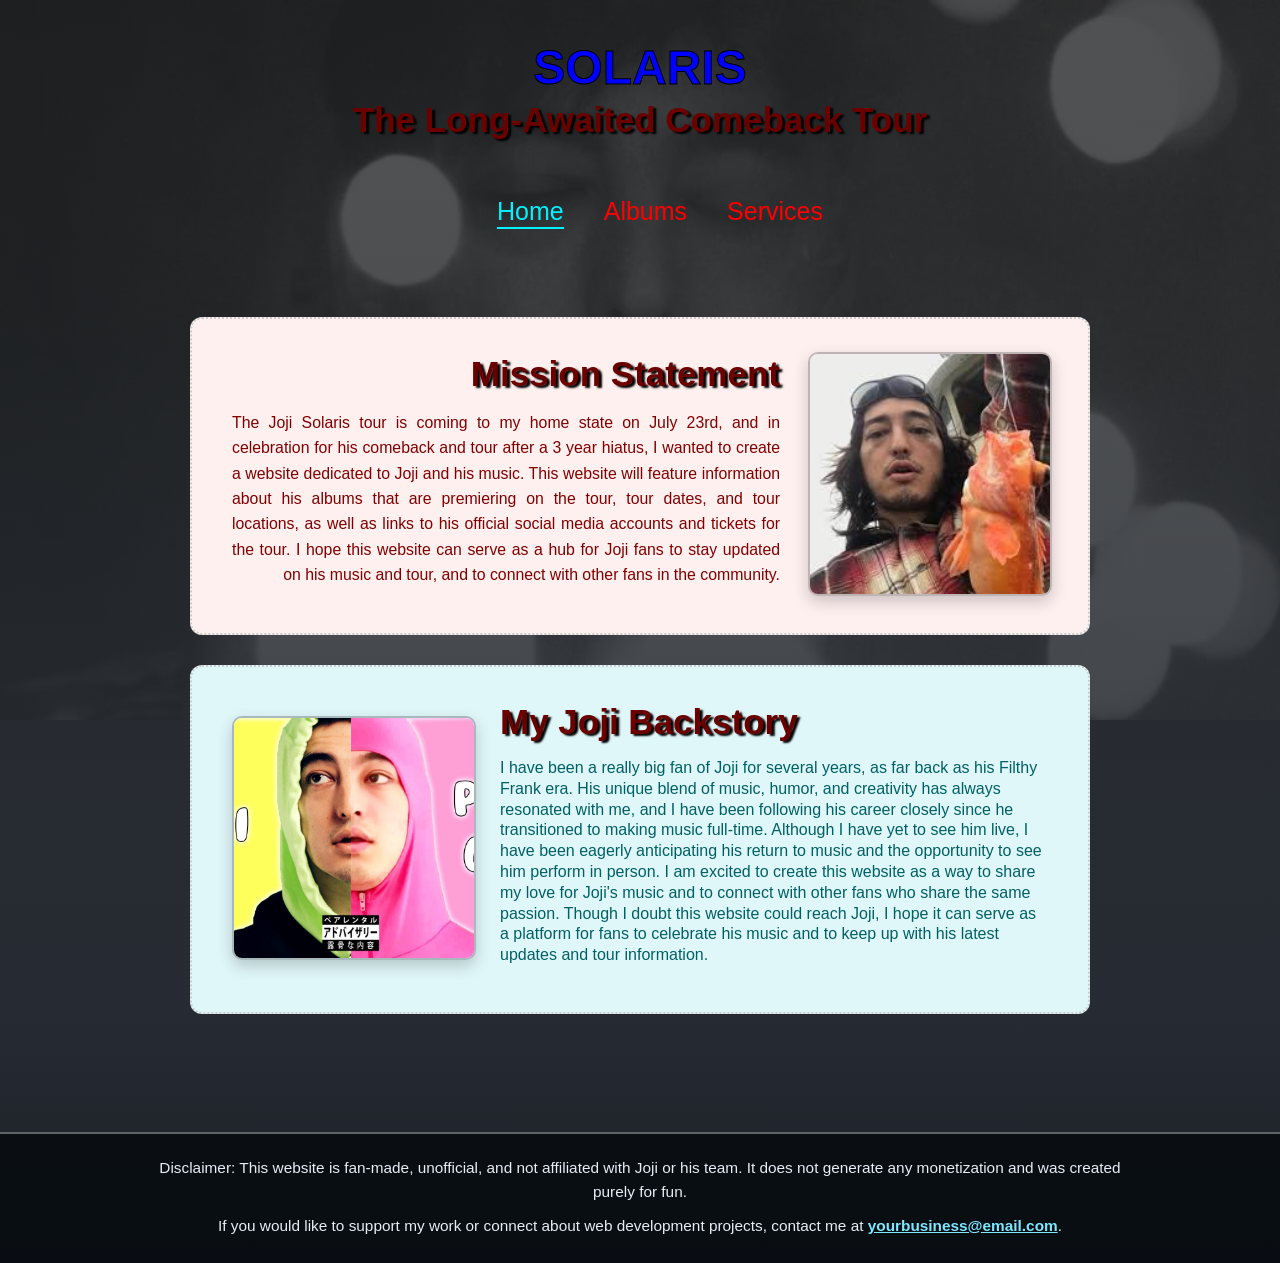
<file: index.html>
<!DOCTYPE html>
<html lang="en">
<head>
    <meta charset="UTF-8">
    <meta name="viewport" content="width=device-width, initial-scale=1.0">
    <title>SOLARIS Home</title>
    <link rel="stylesheet" href="./SOLARIS_Site/css/styles.css">
</head>
<body>
   <div class="header">
    <h1>SOLARIS</h1>
  <h2>The Long-Awaited Comeback Tour</h2>
   </div>

   <div class="NAV">
    <ul class="NAV-list">
     <li><a href="index.html" class="active">Home</a></li>
     <li><a href="albums.html">Albums</a></li>
     <li><a href="services.html">Services</a></li>
    </ul>
   </div>

   <div class="main-container">
  <div class="info-box mission">
    <div class="info-layout">
      <div class="info-copy">
        <h2>Mission Statement</h2>
        <p>The Joji Solaris tour is coming to my home state on July 23rd, and in celebration for his comeback
          and tour after a 3 year hiatus, I wanted to create a website dedicated to Joji and his music. This
          website will feature information about his albums that are premiering on the tour, tour dates, and
          tour locations, as well as links to his official social media accounts and tickets for the tour.
          I hope this website can serve as a hub for Joji fans to stay updated on his music and tour,
          and to connect with other fans in the community.
        </p>
      </div>
      <div class="info-media">
        <img src="./SOLARIS_Site/img/Joji_fish.jpg" alt="Joji with fish visual" class="info-image">
      </div>
    </div>
  </div>
  <div class="info-box backstory">
    <div class="info-layout">
      <div class="info-copy">
        <h2>My Joji Backstory</h2>
        <p>I have been a really big fan of Joji for several years, as far back as his Filthy Frank era.
          His unique blend of music, humor, and creativity has always resonated with me, and I have been following
          his career closely since he transitioned to making music full-time. Although I have yet to see him live,
          I have been eagerly anticipating his return to music and the opportunity to see him perform in person.
          I am excited to create this website as a way to share my love for Joji's music and to connect with other
          fans who share the same passion. Though I doubt this website could reach Joji, I hope it can serve as a 
          platform for fans to celebrate his music and to keep up with his latest updates and tour information.
        </p>
      </div>
      <div class="info-media">
        <img src="./SOLARIS_Site/img/Pink_Joji.jpg" alt="Pink Joji portrait" class="info-image">
      </div>
    </div>
  </div>
</div>

<footer class="site-footer" aria-label="Site Disclaimer">
  <div class="footer-content">
    <p class="footer-disclaimer">
      Disclaimer: This website is fan-made, unofficial, and not affiliated with Joji or his team.
      It does not generate any monetization and was created purely for fun.
    </p>
    <p class="footer-contact">
      If you would like to support my work or connect about web development projects, contact me at
      <a href="mailto:yourbusiness@email.com">yourbusiness@email.com</a>.
    </p>
  </div>
</footer>
</body>
</html>
</file>
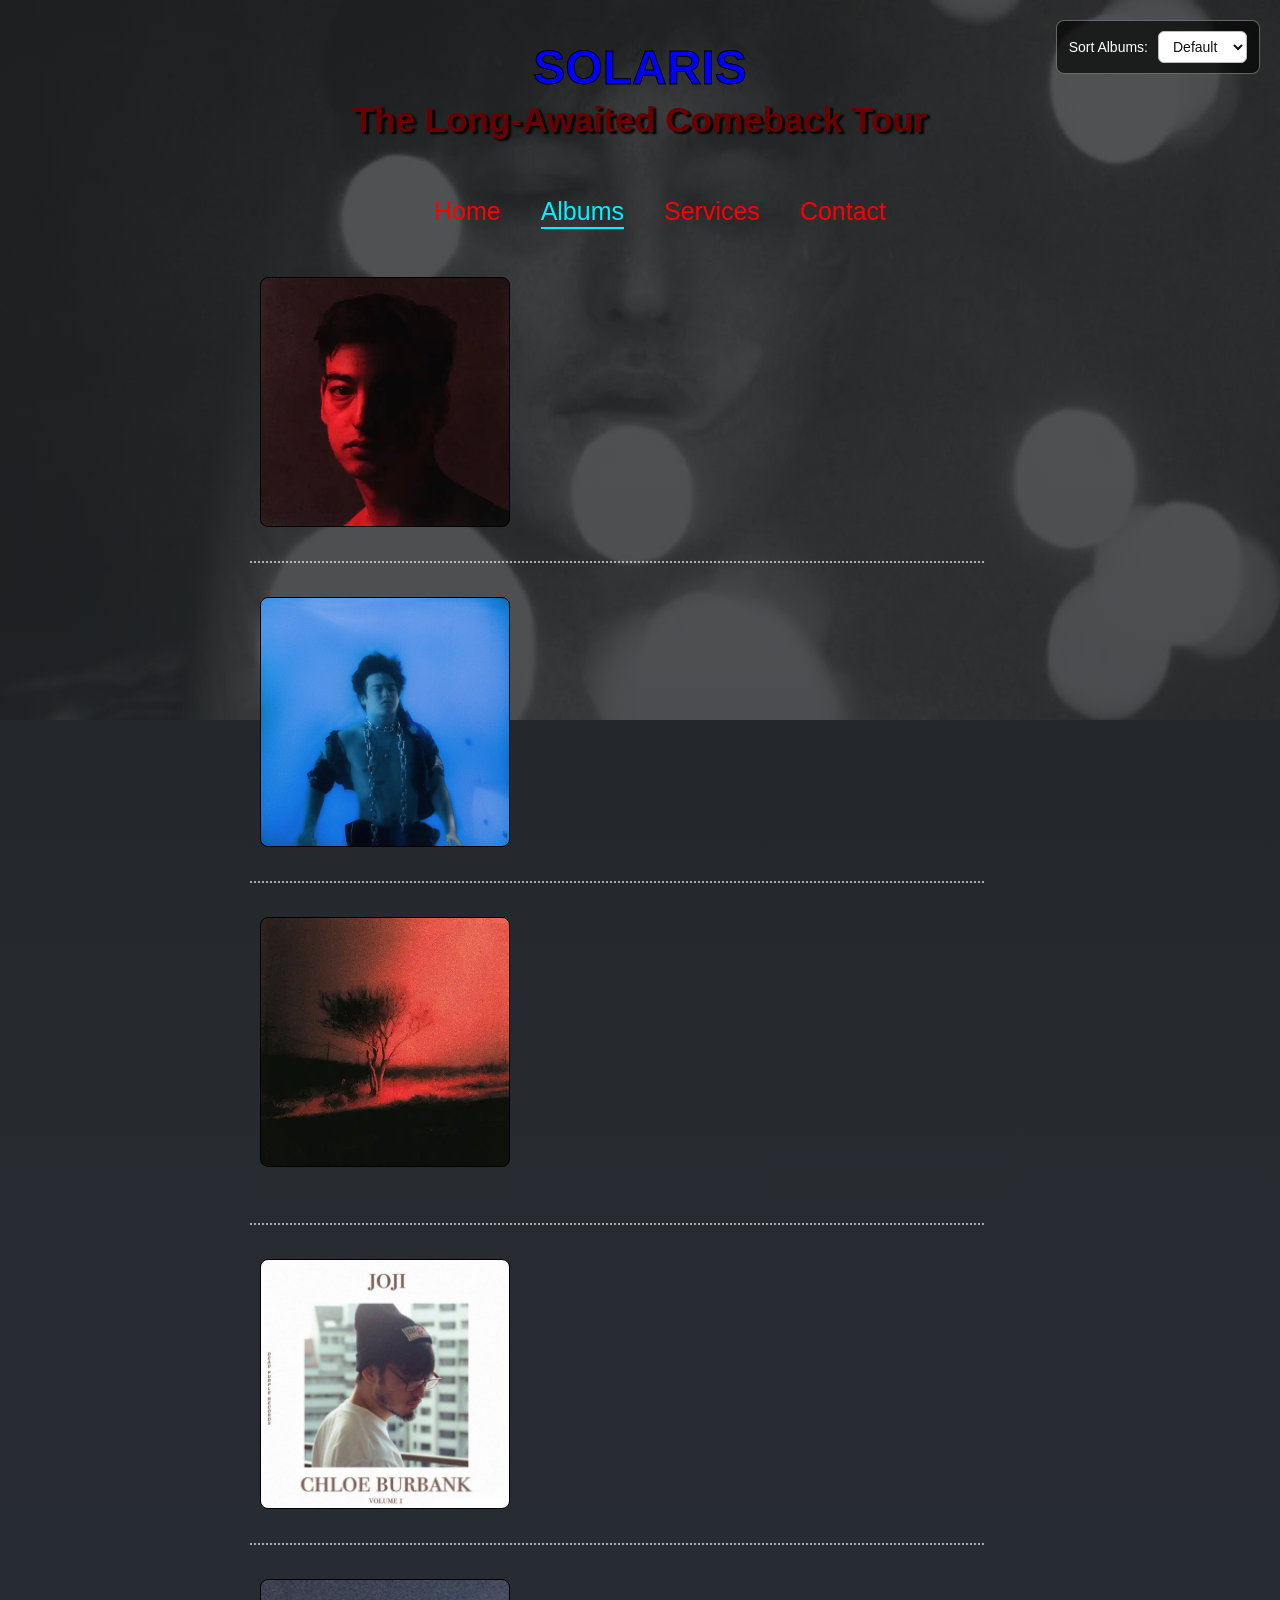
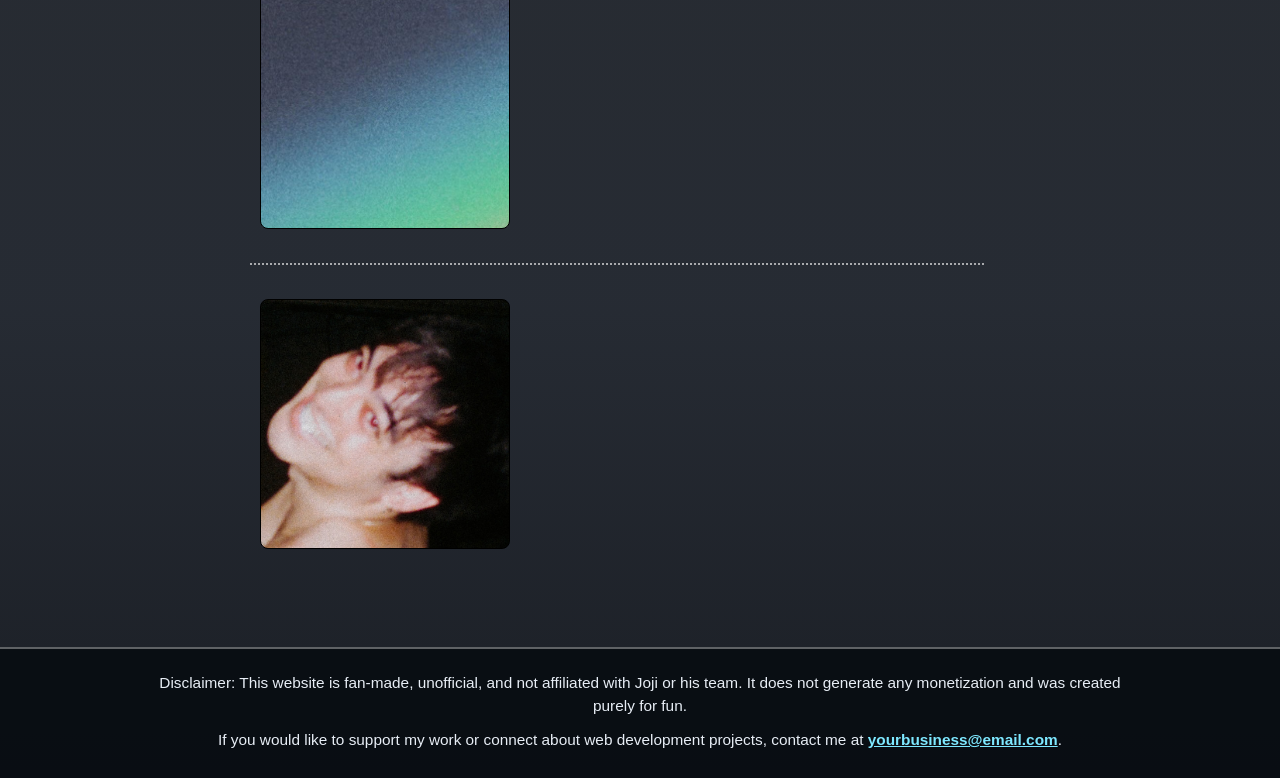
<file: SOLARIS_Site/albums.html>
<!DOCTYPE html>
<html lang="en">
<head>
    <meta charset="UTF-8">
    <meta name="viewport" content="width=device-width, initial-scale=1.0">
    <title>SOLARIS Albums</title>
   <link rel="stylesheet" href="./css/styles.css">
</head>

<body>
   <div class="header">
    <h1>SOLARIS</h1>
   <h2>The Long-Awaited Comeback Tour</h2>
   </div>

   <div class="NAV">
    <ul class="NAV-list">
     <li><a href="index.html">Home</a></li>
     <li><a href="albums.html" class="active">Albums</a></li>
     <li><a href="services.html">Services</a></li>
     <li><a href="contact.html">Contact</a></li>
    </ul>
   </div>

    <div class="filter-controls">
     <label for="sortFilter">Sort Albums:</label>
     <select id="sortFilter" name="sortFilter">
      <option value="default">Default</option>
      <option value="oldest">Oldest</option>
      <option value="newest">Newest</option>
     </select>
    </div>

    <div class="album-container" id="albumContainer">
     <div class="album-section" data-order="1" data-year="2020">
      <div class="album-square" style="background-image: url(img/Nectar\ album\ cover.webp);">
       <div class="album-overlay">Nectar<br>2020</div>
      </div>
      <div class="album-songs">
       <ul>
        <li>1. Ew</li>
        <li>2. MODUS</li>
        <li>3. Tick Tock</li>
        <li>4. Daylight (feat. Diplo)</li>
        <li>5. High Hopes (feat. Omar Apollo)</li>
        <li>6. NITROUS</li>
        <li>7. Pretty Boy (feat. Lil Yachty)</li>
        <li>8. Normal People (feat. Rei Brown)</li>
        <li>9. Afterthought</li>
        <li>10. Mr. Hollywood</li>
        <li>11. 777</li>
        <li>12. Reanimator (feat. Yves Tumor)</li>
        <li>13. Like You Do</li>
        <li>14. Your Man</li>
        <li>15. Gimme Love</li>
        <li>16. Upgrade (feat. Reyn Hartley)</li>
        <li>17. Run</li>
        <li>18. Sanctuary</li>
       </ul>
      </div>
     </div>
    <div class="album-section" data-order="2" data-year="2018" data-month="2">
      <div class="album-square" style="background-image: url(img/In\ tongues\ album\ cover\ -\ Copy.jpg);">
       <div class="album-overlay">In Tongues<br>Feb 2018</div>
      </div>
      <div class="album-songs">
       <ul>
        <li>1. Will He</li>
        <li>2. Pills</li>
        <li>3. Demons</li>
        <li>4. Window</li>
        <li>5. Plastic Taste</li>
        <li>6. Bitter Fuck</li>
        <li>7. Worldstar Money (Interlude)</li>
        <li>8. I Don't Wanna Waste my Time</li>
        <li>9. Will He (Medasin Remix)</li>
        <li>10. Will He (Ryan Hemsworth Remix)</li>
        <li>11. Demons (Lapalux Remix)</li>
        <li>12. Demons (Lunice Remix)</li>
        <li>13. Window (Actress Remix)</li>
        <li>14. Pills (HWLS Remix)</li>
        <li>15. Bitter Fuck (Salute Remix)</li>
        <li>16. I Don't Wanna Waste my Time (Swum Remix)</li>
       </ul>
      </div>
     </div>
    <div class="album-section" data-order="3" data-year="2026">
      <div class="album-square" style="background-image: url(img/Piss\ in\ the\ wind\ album\ cover.webp);">
       <div class="album-overlay">Piss in the Wind<br>2026</div>
      </div>
      <div class="album-songs">
       <ul>
        <li>1. Pixelated Kisses</li>
        <li>2. If It Only Gets Better</li>
        <li>3. Past Won't Leave My Bed</li>
        <li>4. LOVE YOU LESS</li>
        <li>5. Last of a Dying Breed</li>
        <li>6. Love Me Better</li>
        <li>7. Piece of You</li>
        <li>8. Hotel California</li>
        <li>9. Forehead Touch the Ground</li>
        <li>10. Fade to Black</li>
        <li>11. CAN'T SEE SH*T IN THE CLUB</li>
        <li>12. Sojourn</li>
        <li>13. DYKILY</li>
        <li>14. Rose Colored</li>
        <li>15. Silhouette Man</li>
        <li>16. Fragments</li>
        <li>17. Horses to Water</li>
        <li>18. Strange Home</li>
        <li>19. Dior</li>
        <li>20. DYKILY (2017 Demo Version)</li>
        <li>21. Tarmac</li>
        <li>22. Cigarette</li>
       </ul>
      </div>
     </div>
        <div class="album-section" data-order="4" data-year="2016">
            <div class="album-square" style="background-image: url(img/Chloe_burbank_vol._1.webp);">
             <div class="album-overlay">Chloe Burbank Vol. 1<br>2016</div>
            </div>
            <div class="album-songs">
             <ul>
                <li>1. Thom</li>
                <li>2. You Suck Charlie</li>
             </ul>
            </div>
         </div>
        <div class="album-section" data-order="5" data-year="2022">
            <div class="album-square" style="background-image: url(img/SMITHEREENS.jpg);">
             <div class="album-overlay">SMITHEREENS<br>2022</div>
            </div>
            <div class="album-songs">
             <ul>
                <li>1. Glimpse of Us</li>
                <li>2. Feeling Like The End</li>
                <li>3. Die For You</li>
                <li>4. Before The Day Is Over</li>
                <li>5. Dissolve</li>
                <li>6. NIGHT RIDER</li>
                <li>7. BLAHBLAHBLAH DEMO</li>
                <li>8. YUKON (INTERLUDE)</li>
                <li>9. 1AM FREESTYLE</li>
            </ul>
            </div>
         </div>
         <div class="album-section" data-order="6" data-year="2018" data-month="10">
            <div class="album-square" style="background-image: url(img/BALLADS\ 1.jpg);">
            <div class="album-overlay">BALLADS 1<br>Oct 2018</div>
            </div>
            <div class="album-songs">
             <ul>
                <li>1. ATTENTION</li>
                <li>2. SLOW DANCING IN THE DARK</li>
                <li>3. TEST DRIVE</li>
                <li>4. WANTED U</li>
                <li>5. CAN'T GET OVER YOU (feat. Clams Casino)</li>
                <li>6. YEAH RIGHT</li>
                <li>7. WHY AM I STILL IN LA (feat. Shlohmo &amp; D33J)</li>
                <li>8. NO FUN</li>
                <li>9. COME THRU</li>
                <li>10. R.I.P. (feat. Trippie Redd)</li>
                <li>11. XNXX</li>
                <li>12. I'LL SEE YOU IN 40</li>
             </ul>
            </div>
         </div>
    </div>

      <footer class="site-footer" aria-label="Site Disclaimer">
         <div class="footer-content">
            <p class="footer-disclaimer">
               Disclaimer: This website is fan-made, unofficial, and not affiliated with Joji or his team.
               It does not generate any monetization and was created purely for fun.
            </p>
            <p class="footer-contact">
               If you would like to support my work or connect about web development projects, contact me at
               <a href="mailto:yourbusiness@email.com">yourbusiness@email.com</a>.
            </p>
         </div>
      </footer>

   <script src="./js/script.js"></script>
</body>
</html>
</file>
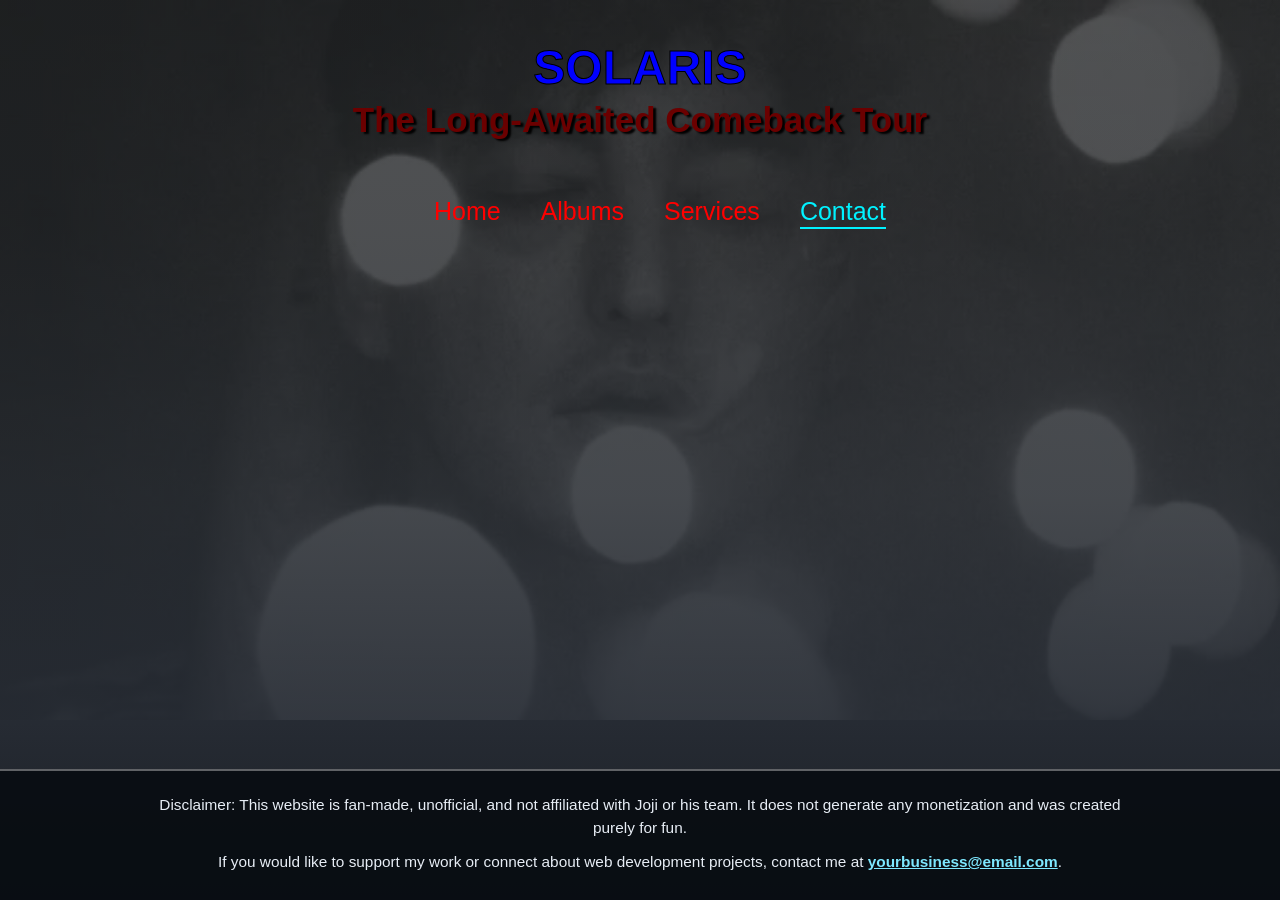
<file: SOLARIS_Site/contact.html>
<!DOCTYPE html>
<html lang="en">
<head>
	<meta charset="UTF-8">
	<meta name="viewport" content="width=device-width, initial-scale=1.0">
	<title>SOLARIS Contact</title>
	<link rel="stylesheet" href="./css/styles.css">
</head>
<body>
   <div class="header">
	<h1>SOLARIS</h1>
	<h2>The Long-Awaited Comeback Tour</h2>
   </div>

   <div class="NAV">
	<ul class="NAV-list">
	 <li><a href="index.html">Home</a></li>
	 <li><a href="albums.html">Albums</a></li>
	 <li><a href="services.html">Services</a></li>
	 <li><a href="contact.html" class="active">Contact</a></li>
	</ul>
   </div>

   <footer class="site-footer" aria-label="Site Disclaimer">
	<div class="footer-content">
	 <p class="footer-disclaimer">
	  Disclaimer: This website is fan-made, unofficial, and not affiliated with Joji or his team.
	  It does not generate any monetization and was created purely for fun.
	 </p>
	 <p class="footer-contact">
	  If you would like to support my work or connect about web development projects, contact me at
	  <a href="mailto:yourbusiness@email.com">yourbusiness@email.com</a>.
	 </p>
	</div>
   </footer>
</body>
</html>
</file>
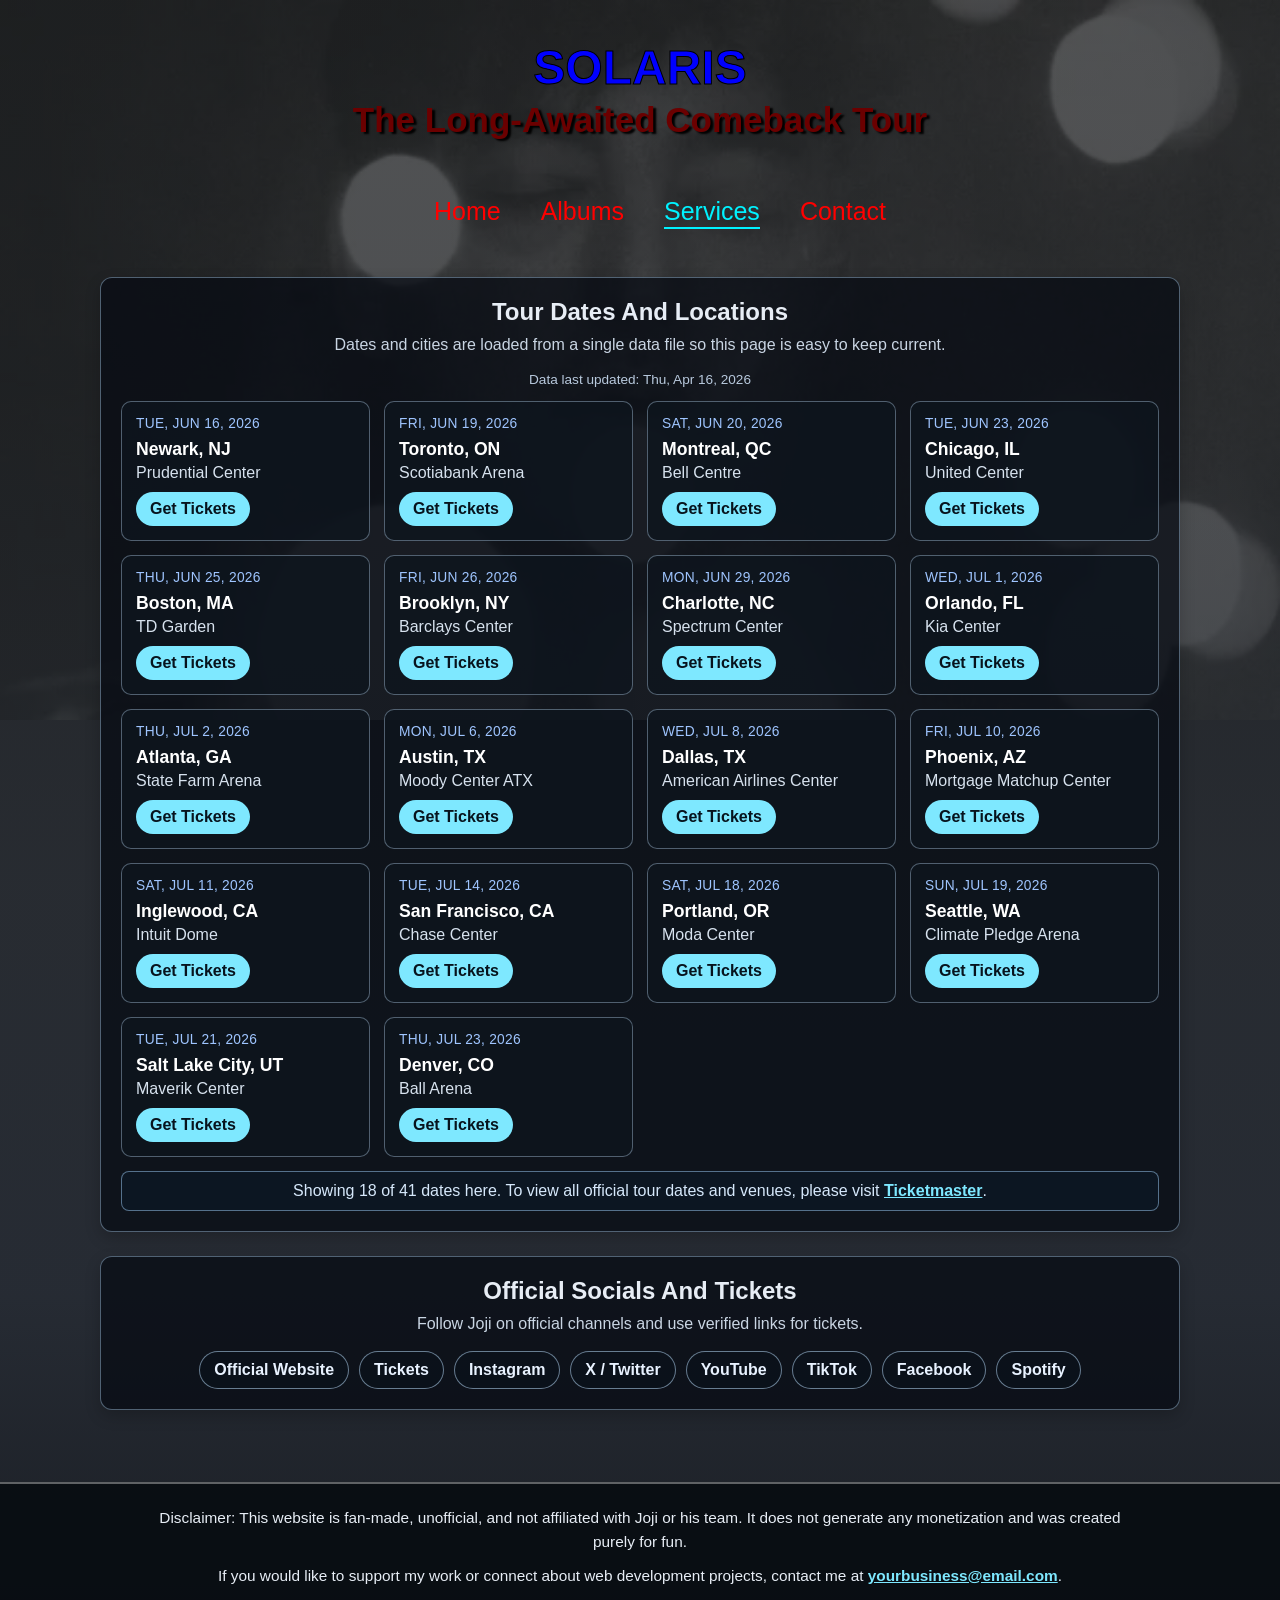
<file: SOLARIS_Site/services.html>
<!DOCTYPE html>
<html lang="en">
<head>
	<meta charset="UTF-8">
	<meta name="viewport" content="width=device-width, initial-scale=1.0">
	<title>SOLARIS Services</title>
	<link rel="stylesheet" href="./css/styles.css">
</head>
<body>
   <div class="header">
	<h1>SOLARIS</h1>
	<h2>The Long-Awaited Comeback Tour</h2>
   </div>

   <div class="NAV">
	<ul class="NAV-list">
	 <li><a href="index.html">Home</a></li>
	 <li><a href="albums.html">Albums</a></li>
	 <li><a href="services.html" class="active">Services</a></li>
	 <li><a href="contact.html">Contact</a></li>
	</ul>
   </div>

   <main class="services-main">
	<section class="services-panel" aria-labelledby="tour-dates-heading">
	 <h3 id="tour-dates-heading">Tour Dates And Locations</h3>
	 <p class="services-intro">
	  Dates and cities are loaded from a single data file so this page is easy to keep current.
	 </p>
	 <div id="tourDatesContainer" class="tour-list" aria-live="polite"></div>
	</section>

	<section class="services-panel" aria-labelledby="official-links-heading">
	 <h3 id="official-links-heading">Official Socials And Tickets</h3>
	 <p class="services-intro">
	  Follow Joji on official channels and use verified links for tickets.
	 </p>
	 <div id="officialLinksContainer" class="official-links" aria-live="polite"></div>
	</section>
   </main>

   <footer class="site-footer" aria-label="Site Disclaimer">
	<div class="footer-content">
	 <p class="footer-disclaimer">
	  Disclaimer: This website is fan-made, unofficial, and not affiliated with Joji or his team.
	  It does not generate any monetization and was created purely for fun.
	 </p>
	 <p class="footer-contact">
	  If you would like to support my work or connect about web development projects, contact me at
	  <a href="mailto:yourbusiness@email.com">yourbusiness@email.com</a>.
	 </p>
	</div>
   </footer>

	<script src="./js/services.js"></script>
</body>
</html>
</file>
<file: SOLARIS_Site/css/styles.css>
.header {
    text-align: center;
    padding: 20px 0;
}

body {
    font-family: Arial, sans-serif;
    margin: 0;
    padding: 0;
    min-height: 100vh;
    display: flex;
    flex-direction: column;
    background-color: #1c2027;
    background-image:
        linear-gradient(180deg,
            rgba(158, 165, 173, 0.18) 0%,
            rgba(115, 122, 131, 0.26) 25%,
            rgba(75, 82, 92, 0.48) 55%,
            rgba(47, 53, 63, 0.78) 80%,
            rgba(28, 32, 39, 0.95) 100%),
        linear-gradient(rgba(0, 0, 0, 0.75), rgba(0, 0, 0, 0.75)),
        url(../img/SOLARIS_TOUR.webp);
    background-size: 100% 100%, 100% auto, 100% auto;
    background-repeat: no-repeat, no-repeat, no-repeat;
    background-position: top center, top center, top center;
    color: #111;
}

.filter-controls {
    position: fixed;
    top: 20px;
    right: 20px;
    z-index: 1000;
    display: flex;
    align-items: center;
    gap: 10px;
    padding: 10px 12px;
    background: rgba(0, 0, 0, 0.65);
    border: 1px solid rgba(255, 255, 255, 0.35);
    border-radius: 8px;
    color: #fff;
}

.filter-controls label {
    font-size: 14px;
}

.filter-controls select {
    background: #fff;
    color: #111;
    border: 1px solid #bbb;
    border-radius: 6px;
    padding: 6px 10px;
    font-size: 14px;
}

h1 {
    color: blue;
    text-align: center;
    margin: 20px 0 5px;
    font-size: 48px;
    -webkit-text-stroke: black 1px;
}

h2 {
    color: #6b0000;
    text-align: center;
    text-shadow: 3px 2px 2px black;
    font-size: 35px;
    margin-top: 5px;
    margin-bottom: 5px;
}

p {
    text-align: center;
}

.album-square {
    position: relative;
    width: 250px;
    height: 250px;
    display: flex;
    align-items: flex-end;
    justify-content: flex-end;
    margin: 10px;
    border: 1px solid #000;
    border-radius: 8px;
    overflow: hidden;
    transition: transform 0.3s ease;
    background-size: cover;
    background-position: center;
    box-sizing: border-box;
}

.album-square:hover {
    transform: scale(1.05);
}

.album-overlay {
    position: absolute;
    top: 50%;
    right: -100%;
    transform: translateY(-50%);
    padding: 12px 16px;
    background: rgba(0, 0, 0, 0.75);
    color: #fff;
    font-size: 18px;
    line-height: 1.3;
    text-align: left;
    white-space: nowrap;
    border-radius: 5px 0 0 5px;
    transition: right 0.3s ease;
}

.album-square:hover .album-overlay {
    right: 10px;
}


.album-container {
    display: flex;
    flex-direction: column;
    align-items: flex-start;
    padding: 20px 0 40px 250px;
}

.album-section {
    display: flex;
    align-items: flex-start;
    gap: 24px;
    margin-bottom: 24px;
    padding-bottom: 24px;
    border-bottom: 2px dotted rgba(255, 255, 255, 0.6);
}

.album-section:last-child {
    border-bottom: none;
    padding-bottom: 0;
    margin-bottom: 0;
}

.album-songs {
    color: #fff;
    text-shadow: 1px 1px 2px #000;
    width: 440px;
    opacity: 0;
    visibility: hidden;
    transform: translateX(-20px);
    transition: opacity 0.25s ease, transform 0.25s ease, visibility 0.25s ease;
    pointer-events: none;
}

.album-square:hover + .album-songs {
    opacity: 1;
    visibility: visible;
    transform: translateX(0);
}

.album-section:hover .album-songs {
    opacity: 1;
    visibility: visible;
    transform: translateX(0);
}

.album-songs ul {
    list-style: none;
    margin: 0;
    padding: 0;
    display: grid;
    grid-template-columns: repeat(3, minmax(180px, 1fr));
    column-gap: 24px;
    row-gap: 6px;
}

.album-songs li {
    margin-bottom: 0;
    line-height: 1.3;
    text-align: left;
}

.NAV{
    height: 50px;
    background-color: rgba(0, 123, 12, 0);
    padding: 1rem;
}

.NAV-list{
    list-style: none;
    display: flex;
    justify-content: center;
    align-items: center;
}

.NAV-list li{
    margin: 0 20px;
}

.NAV-list a{
    text-decoration: none;
    color: rgb(255, 0, 0);
    font-family: Arial;
    font-size: 1.1rem;
    transition: color 0.3s;
    font-size: 25px;
}

.NAV-list a:hover{
    color: #00f2ff;
}

.NAV-list a.active {
    color: #00f2ff;
    border-bottom: 2px solid #00f2ff;
    padding-bottom: 2px;
}

.main-container {
  max-width: 900px;
  margin: 40px auto;
  padding: 0 20px;
  text-align: center;
}

.services-main {
    width: min(1080px, 92vw);
    margin: 30px auto 24px;
    display: grid;
    grid-template-columns: 1fr;
    gap: 24px;
}

.services-panel {
    background: rgba(6, 11, 18, 0.72);
    border: 1px solid rgba(136, 164, 190, 0.55);
    border-radius: 12px;
    padding: 20px;
    box-shadow: 0 6px 16px rgba(0, 0, 0, 0.2);
}

.services-panel h3 {
    margin: 0;
    color: #e7edf5;
    text-align: center;
    font-size: 1.5rem;
}

.services-intro {
    margin: 10px 0 18px;
    color: #c9d5e3;
    text-align: center;
}

.tour-list {
    display: grid;
    grid-template-columns: repeat(auto-fit, minmax(220px, 1fr));
    gap: 14px;
}

.tour-card {
    padding: 14px;
    border-radius: 10px;
    border: 1px solid rgba(162, 188, 212, 0.45);
    background: rgba(14, 21, 30, 0.82);
    color: #f4f8fd;
}

.tour-date {
    margin: 0;
    font-size: 0.86rem;
    color: #9fc5ff;
    letter-spacing: 0.02em;
    text-transform: uppercase;
    text-align: left;
}

.tour-location {
    margin: 8px 0 4px;
    font-size: 1.1rem;
    color: #ffffff;
}

.tour-venue {
    margin: 0 0 10px;
    text-align: left;
    color: #d7e2ee;
}

.tickets-link {
    display: inline-block;
    text-decoration: none;
    color: #07131d;
    background: #7ee8ff;
    border-radius: 999px;
    font-weight: 700;
    padding: 8px 14px;
}

.tickets-link:hover {
    background: #b5f3ff;
}

.official-links {
    display: flex;
    flex-wrap: wrap;
    gap: 10px;
    justify-content: center;
}

.official-link-pill {
    text-decoration: none;
    color: #e8f2ff;
    border: 1px solid rgba(166, 197, 225, 0.6);
    background: rgba(11, 18, 28, 0.85);
    border-radius: 999px;
    padding: 9px 14px;
    font-weight: 600;
}

.official-link-pill:hover {
    border-color: #7ee8ff;
    color: #7ee8ff;
}

.services-message {
    margin: 0;
    padding: 12px;
    border-radius: 8px;
    background: rgba(19, 28, 40, 0.75);
    border: 1px solid rgba(156, 183, 212, 0.45);
    color: #dbe7f3;
    text-align: center;
}

.services-meta {
    grid-column: 1 / -1;
    margin: 0;
    color: #b8c9dd;
    text-align: center;
    font-size: 0.85rem;
}

.services-official-note {
    grid-column: 1 / -1;
    margin: 0;
    padding: 10px 12px;
    color: #d6e8fb;
    text-align: center;
    background: rgba(12, 24, 36, 0.85);
    border: 1px solid rgba(146, 188, 227, 0.55);
    border-radius: 8px;
}

.services-official-note a {
    color: #7ee8ff;
    font-weight: 700;
}

.services-official-note a:hover {
    color: #ffffff;
}

.info-box {
  border: 2px dotted #ccc;
  border-radius: 12px;
  margin: 30px 0;
  padding: 30px 40px;
  width: 100%;
  box-sizing: border-box;
}

.info-layout {
    display: flex;
    align-items: center;
    justify-content: space-between;
    gap: 28px;
}

.backstory .info-layout {
    flex-direction: row-reverse;
}

.info-copy {
    flex: 1 1 62%;
}

.info-copy h2,
.info-copy p {
    text-align: left;
}

.mission .info-copy h2 {
    text-align: right;
}

.mission .info-copy p {
    text-align: justify;
    text-align-last: right;
    line-height: 1.6;
    font-size: .99rem;
}

.backstory .info-copy p {
    line-height: 1.3;
}

.info-media {
    flex: 0 0 240px;
}

.info-image {
    width: 100%;
    height: 240px;
    object-fit: cover;
    border-radius: 10px;
    border: 2px solid rgba(0, 0, 0, 0.25);
    box-shadow: 0 6px 16px rgba(0, 0, 0, 0.2);
}

.info-box.mission {
  background: #fff0f0; /* light maroon/red */
  color: #800000;
}
.info-box.backstory {
  background: #e0f7fa; /* light cyan/blue */
  color: #006064;
}

@media (max-width: 760px) {
    .services-main {
        margin-top: 20px;
    }

    .services-panel {
        padding: 16px;
    }

    .services-panel h3 {
        font-size: 1.25rem;
    }

    .info-layout,
    .backstory .info-layout {
        flex-direction: column;
    }

    .info-copy h2,
    .info-copy p {
        text-align: center;
    }

    .info-media {
        flex: 0 0 auto;
        width: 100%;
    }

    .info-image {
        height: auto;
        max-height: 320px;
    }
}

.site-footer {
    margin-top: 48px;
    border-top: 2px solid rgba(255, 255, 255, 0.35);
    background: rgba(8, 12, 18, 0.92);
}

.NAV + .site-footer {
    margin-top: auto;
}

.footer-content {
    max-width: 980px;
    margin: 0 auto;
    padding: 22px 24px 26px;
}

.footer-disclaimer,
.footer-contact {
    margin: 0;
    color: #e7edf5;
    text-align: center;
    font-size: 0.96rem;
    line-height: 1.55;
}

.footer-contact {
    margin-top: 10px;
}

.footer-contact a {
    color: #7ee8ff;
    text-decoration: underline;
    font-weight: 700;
}

.footer-contact a:hover {
    color: #ffffff;
}

@media (max-width: 760px) {
    .footer-content {
        padding: 18px 16px 20px;
    }

    .footer-disclaimer,
    .footer-contact {
        font-size: 0.9rem;
    }
}
</file>
